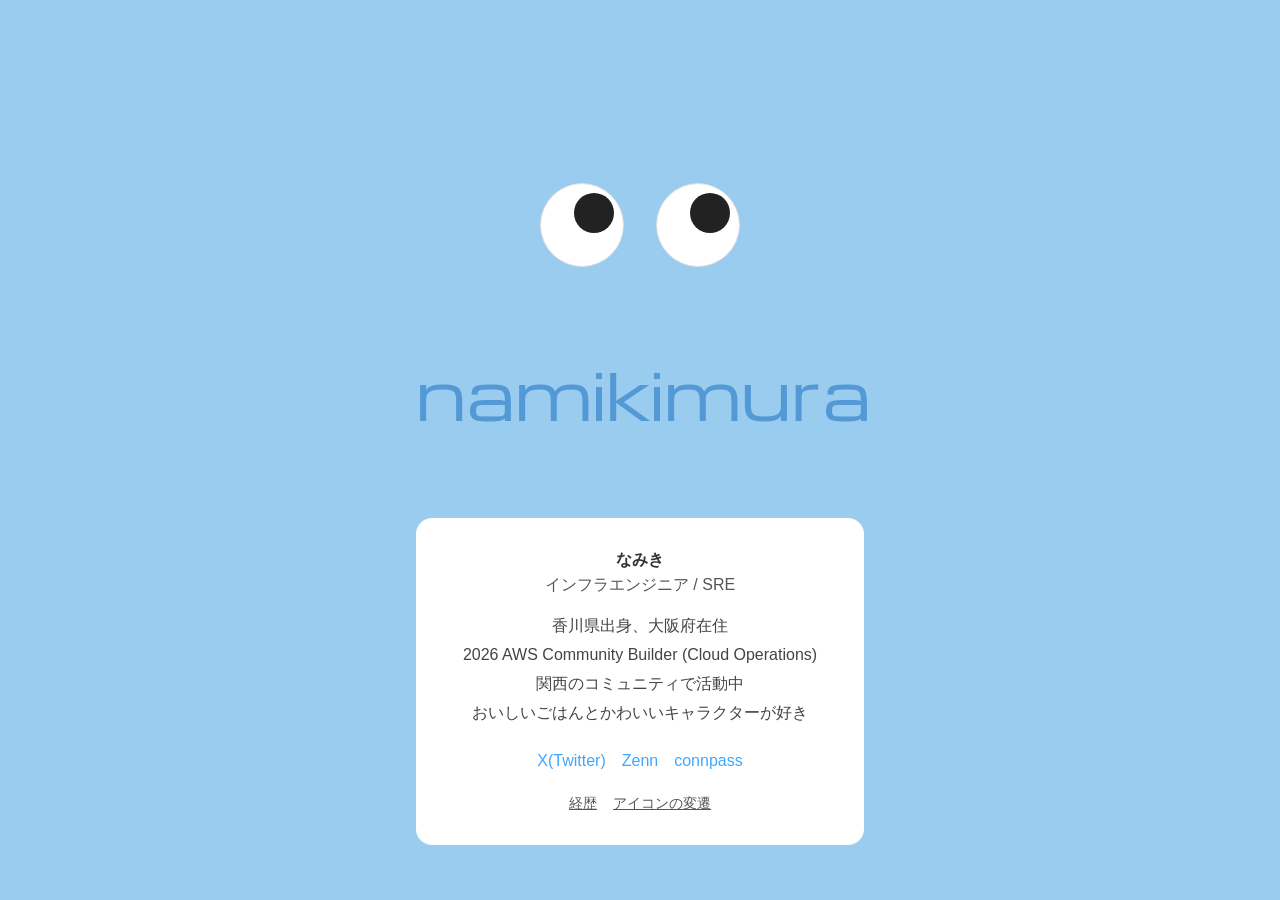
<file: index.html>
<!DOCTYPE html>
<html lang="ja">
<head>
<meta charset="UTF-8">
<meta name="viewport" content="width=device-width, initial-scale=1.0">
<title>namikimura.net</title>
<meta property="og:title" content="namikimura.net">
<meta property="og:type" content="website">
<meta property="og:url" content="https://namikimura.net/">
<meta property="og:image" content="https://namikimura.net/images/icon-paint.jpg">
<meta property="og:description" content="なみきのプロフィールサイト">
<meta name="twitter:card" content="summary">
<link rel="preconnect" href="https://fonts.googleapis.com">
<link rel="preconnect" href="https://fonts.gstatic.com" crossorigin>
<link href="https://fonts.googleapis.com/css2?family=Michroma&display=swap" rel="stylesheet">
<link rel="stylesheet" href="style.css">
</head>
<body>
<main class="profile">
  <div class="hero">
    <div class="eyes">
      <div class="eye"><div class="eye-pupil"></div></div>
      <div class="eye"><div class="eye-pupil"></div></div>
    </div>
    <h1 class="site-title">namikimura</h1>
  </div>
  <div class="card">
    <p class="handle">なみき</p>
    <p class="role">インフラエンジニア / SRE</p>
    <ul class="info">
      <li>香川県出身、大阪府在住</li>
      <li>2026 AWS Community Builder (Cloud Operations)</li>
      <li>関西のコミュニティで活動中</li>
      <li>おいしいごはんとかわいいキャラクターが好き</li>
    </ul>
    <div class="links">
      <a class="x-link" href="https://x.com/sasaki445" target="_blank" rel="noopener noreferrer">X(Twitter)</a>
      <a class="zenn-link" href="https://zenn.dev/namiki64" target="_blank" rel="noopener noreferrer">Zenn</a>
      <a class="connpass-link" href="https://connpass.com/user/sasaki445/" target="_blank" rel="noopener noreferrer">connpass</a>
    </div>
    <div class="content-links">
      <a href="career.html">経歴</a>
      <a href="icon-history.html">アイコンの変遷</a>
    </div>
  </div>
</main>
<script>
  const pupils = document.querySelectorAll(".eye-pupil");
  const eyes = document.querySelectorAll(".eye");
  const maxOffset = 12;

  document.addEventListener("pointermove", (event) => {
    eyes.forEach((eye, i) => {
      const rect = eye.getBoundingClientRect();
      const centerX = rect.left + rect.width / 2;
      const centerY = rect.top + rect.height / 2;
      const angle = Math.atan2(event.clientY - centerY, event.clientX - centerX);
      const x = Math.cos(angle) * maxOffset;
      const y = Math.sin(angle) * maxOffset;
      pupils[i].style.transform = `translate(${x}px, ${y}px)`;
    });
  });

  document.querySelector(".eyes").addEventListener("click", () => {
    pupils.forEach((pupil) => {
      const angle = Math.random() * Math.PI * 2;
      const radius = maxOffset * (0.9 + Math.random() * 0.1);
      const x = Math.cos(angle) * radius;
      const y = Math.sin(angle) * radius;
      pupil.style.transform = `translate(${x}px, ${y}px)`;
    });
  });
</script>
</body>
</html>
</file>
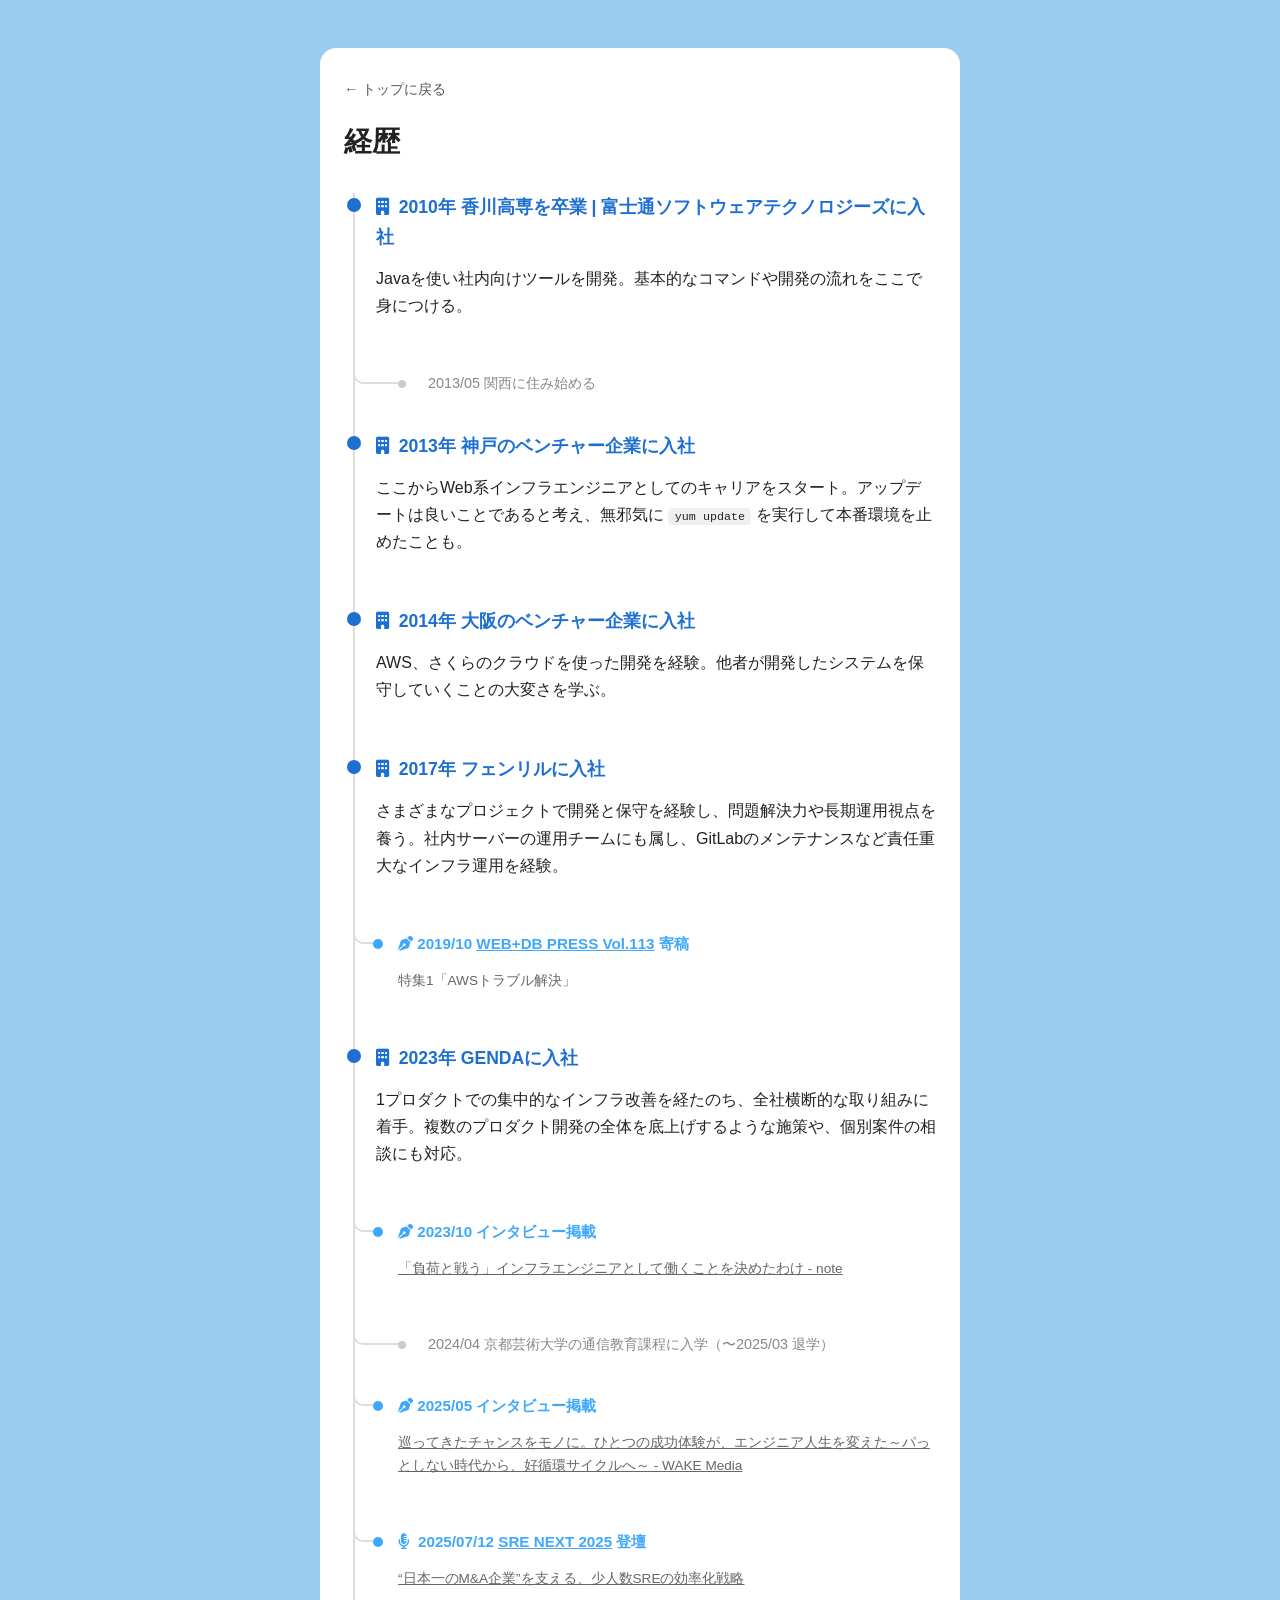
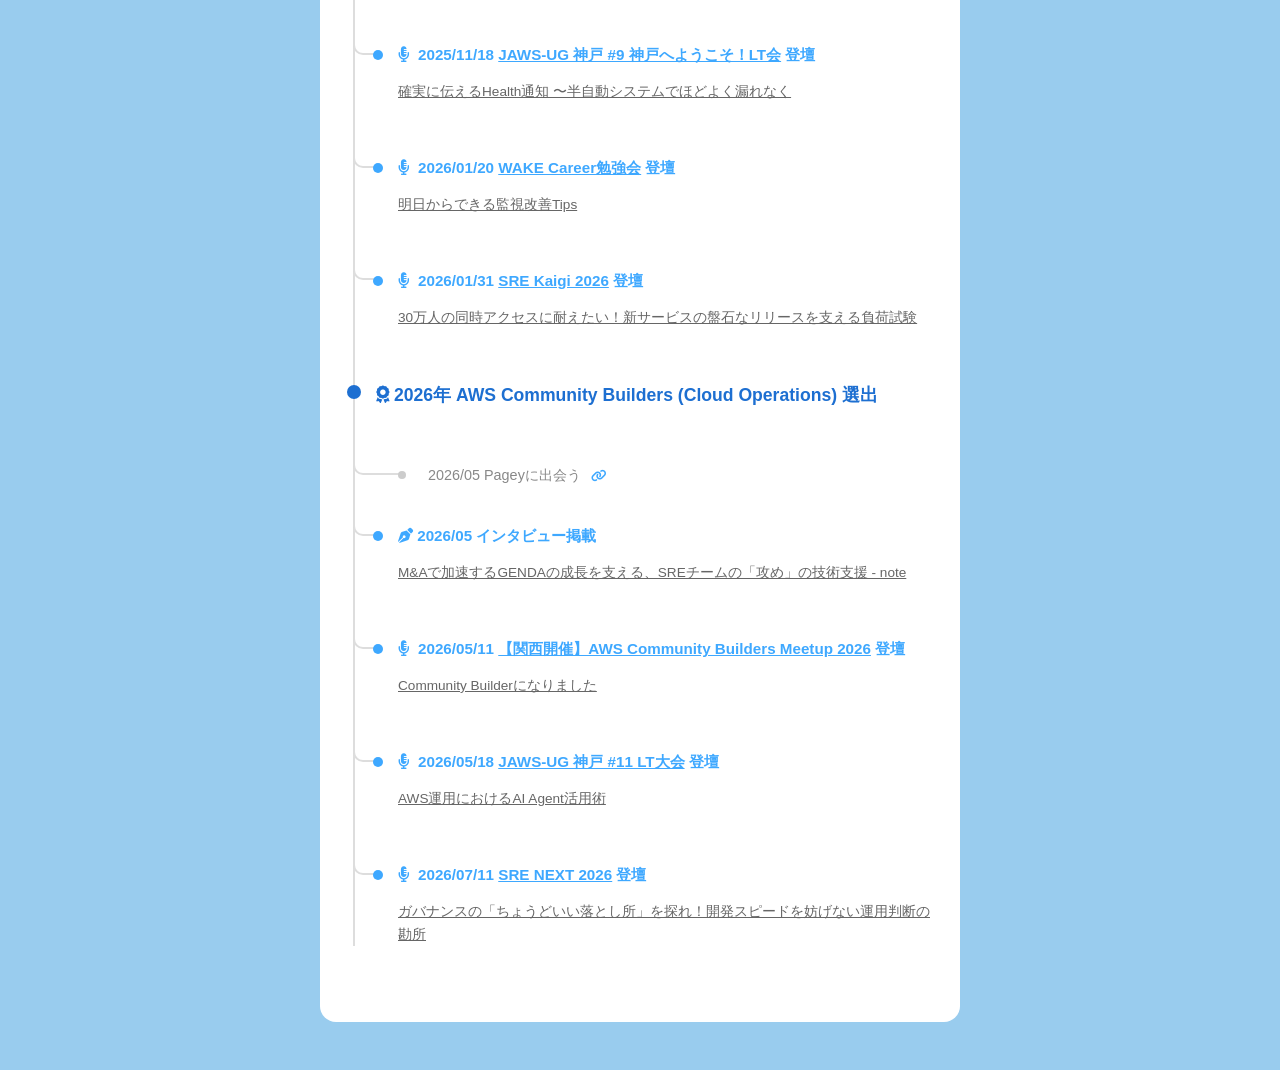
<file: career.html>
<!DOCTYPE html>
<html lang="ja">
<head>
<meta charset="UTF-8">
<meta name="viewport" content="width=device-width, initial-scale=1.0">
<title>経歴 | namikimura.net</title>
<meta property="og:title" content="経歴 | namikimura.net">
<meta property="og:type" content="website">
<meta property="og:url" content="https://namikimura.net/career.html">
<meta property="og:image" content="https://namikimura.net/images/icon-paint.jpg">
<meta property="og:description" content="なみきのプロフィールサイト">
<meta name="twitter:card" content="summary">
<link rel="stylesheet" href="style.css">
<link rel="stylesheet" href="https://cdnjs.cloudflare.com/ajax/libs/font-awesome/6.5.2/css/all.min.css">
</head>
<body>
<main class="page">
  <a class="back-link" href="index.html">← トップに戻る</a>
  <h1>経歴</h1>

  <ol class="timeline">
    <li class="timeline-item timeline-item--job">
      <div class="timeline-body">
        <p class="timeline-title timeline-title--job"><i class="fa-solid fa-building"></i> 2010年 香川高専を卒業 | 富士通ソフトウェアテクノロジーズに入社</p>
        <p>Javaを使い社内向けツールを開発。基本的なコマンドや開発の流れをここで身につける。</p>
      </div>
    </li>

    <li class="timeline-item timeline-item--minor">
      <div class="timeline-body">
        <p class="timeline-title timeline-title--minor">2013/05 関西に住み始める</p>
      </div>
    </li>

    <li class="timeline-item timeline-item--job">
      <div class="timeline-body">
        <p class="timeline-title timeline-title--job"><i class="fa-solid fa-building"></i> 2013年 神戸のベンチャー企業に入社</p>
        <p>ここからWeb系インフラエンジニアとしてのキャリアをスタート。アップデートは良いことであると考え、無邪気に <code>yum update</code> を実行して本番環境を止めたことも。</p>
      </div>
    </li>

    <li class="timeline-item timeline-item--job">
      <div class="timeline-body">
        <p class="timeline-title timeline-title--job"><i class="fa-solid fa-building"></i> 2014年 大阪のベンチャー企業に入社</p>
        <p>AWS、さくらのクラウドを使った開発を経験。他者が開発したシステムを保守していくことの大変さを学ぶ。</p>
      </div>
    </li>

    <li class="timeline-item timeline-item--job">
      <div class="timeline-body">
        <p class="timeline-title timeline-title--job"><i class="fa-solid fa-building"></i> 2017年 フェンリルに入社</p>
        <p>さまざまなプロジェクトで開発と保守を経験し、問題解決力や長期運用視点を養う。社内サーバーの運用チームにも属し、GitLabのメンテナンスなど責任重大なインフラ運用を経験。</p>
      </div>
    </li>

    <li class="timeline-item timeline-item--talk">
      <div class="timeline-body">
        <p class="timeline-title timeline-title--talk"><i class="fa-solid fa-pen-nib"></i> 2019/10 <a href="https://gihyo.jp/magazine/wdpress/archive/2019/vol113" target="_blank" rel="noopener noreferrer">WEB+DB PRESS Vol.113</a> 寄稿</p>
        <p class="talk-subtitle">特集1「AWSトラブル解決」</p>
      </div>
    </li>

    <li class="timeline-item timeline-item--job">
      <div class="timeline-body">
        <p class="timeline-title timeline-title--job"><i class="fa-solid fa-building"></i> 2023年 GENDAに入社</p>
        <p>1プロダクトでの集中的なインフラ改善を経たのち、全社横断的な取り組みに着手。複数のプロダクト開発の全体を底上げするような施策や、個別案件の相談にも対応。</p>
      </div>
    </li>

    <li class="timeline-item timeline-item--talk">
      <div class="timeline-body">
        <p class="timeline-title timeline-title--talk"><i class="fa-solid fa-pen-nib"></i> 2023/10 インタビュー掲載</p>
        <p class="talk-subtitle"><a href="https://note.com/genda_jp/n/nb3a06a03f17b" target="_blank" rel="noopener noreferrer">「負荷と戦う」インフラエンジニアとして働くことを決めたわけ - note</a></p>
      </div>
    </li>

    <li class="timeline-item timeline-item--minor">
      <div class="timeline-body">
        <p class="timeline-title timeline-title--minor">2024/04 京都芸術大学の通信教育課程に入学（〜2025/03 退学）</p>
      </div>
    </li>

    <li class="timeline-item timeline-item--talk">
      <div class="timeline-body">
        <p class="timeline-title timeline-title--talk"><i class="fa-solid fa-pen-nib"></i> 2025/05 インタビュー掲載</p>
        <p class="talk-subtitle"><a href="https://wake-career.jp/media/female-web-engineer-career-interview-kimura-genda" target="_blank" rel="noopener noreferrer">巡ってきたチャンスをモノに。ひとつの成功体験が、エンジニア人生を変えた～パっとしない時代から、好循環サイクルへ～ - WAKE Media</a></p>
      </div>
    </li>

    <li class="timeline-item timeline-item--talk">
      <div class="timeline-body">
        <p class="timeline-title timeline-title--talk"><i class="fa-solid fa-microphone-lines"></i> 2025/07/12 <a href="https://sre-next.dev/2025/" target="_blank" rel="noopener noreferrer">SRE NEXT 2025</a> 登壇</p>
        <p class="talk-subtitle"><a href="https://speakerdeck.com/genda/sre-next-2025" target="_blank" rel="noopener noreferrer">“日本一のM&A企業”を支える、少人数SREの効率化戦略</a></p>
      </div>
    </li>

    <li class="timeline-item timeline-item--talk">
      <div class="timeline-body">
        <p class="timeline-title timeline-title--talk"><i class="fa-solid fa-microphone-lines"></i> 2025/11/18 <a href="https://jawsug-kobe.connpass.com/event/373359/" target="_blank" rel="noopener noreferrer">JAWS-UG 神戸 #9 神戸へようこそ！LT会</a> 登壇</p>
        <p class="talk-subtitle"><a href="https://speakerdeck.com/genda/jaws-ug-kobe-9-lt-kimura" target="_blank" rel="noopener noreferrer">確実に伝えるHealth通知 〜半自動システムでほどよく漏れなく</a></p>
      </div>
    </li>

    <li class="timeline-item timeline-item--talk">
      <div class="timeline-body">
        <p class="timeline-title timeline-title--talk"><i class="fa-solid fa-microphone-lines"></i> 2026/01/20 <a href="https://wake-career.connpass.com/event/379802/" target="_blank" rel="noopener noreferrer">WAKE Career勉強会</a> 登壇</p>
        <p class="talk-subtitle"><a href="https://speakerdeck.com/genda/wake-career-sre-meetup-kimura" target="_blank" rel="noopener noreferrer">明日からできる監視改善Tips</a></p>
      </div>
    </li>

    <li class="timeline-item timeline-item--talk">
      <div class="timeline-body">
        <p class="timeline-title timeline-title--talk"><i class="fa-solid fa-microphone-lines"></i> 2026/01/31 <a href="https://2026.srekaigi.net/" target="_blank" rel="noopener noreferrer">SRE Kaigi 2026</a> 登壇</p>
        <p class="talk-subtitle"><a href="https://speakerdeck.com/genda/sre-kaigi-2026-kimura" target="_blank" rel="noopener noreferrer">30万人の同時アクセスに耐えたい！新サービスの盤石なリリースを支える負荷試験</a></p>
      </div>
    </li>

    <li class="timeline-item timeline-item--job">
      <div class="timeline-body">
        <p class="timeline-title timeline-title--job"><i class="fa-solid fa-award"></i> 2026年 AWS Community Builders (Cloud Operations) 選出</p>
      </div>
    </li>

    <li class="timeline-item timeline-item--minor">
      <div class="timeline-body">
        <p class="timeline-title timeline-title--minor">2026/05 Pageyに出会う <a class="timeline-link-icon" href="https://x.com/srekaigi/status/2055172321586110710" target="_blank" rel="noopener noreferrer"><i class="fa-solid fa-link"></i></a></p>
      </div>
    </li>

    <li class="timeline-item timeline-item--talk">
      <div class="timeline-body">
        <p class="timeline-title timeline-title--talk"><i class="fa-solid fa-pen-nib"></i> 2026/05 インタビュー掲載</p>
        <p class="talk-subtitle"><a href="https://note.com/genda_jp/n/n380f93e3a7ea" target="_blank" rel="noopener noreferrer">M&Aで加速するGENDAの成長を支える、SREチームの「攻め」の技術支援 - note</a></p>
      </div>
    </li>

    <li class="timeline-item timeline-item--talk">
      <div class="timeline-body">
        <p class="timeline-title timeline-title--talk"><i class="fa-solid fa-microphone-lines"></i> 2026/05/11 <a href="https://kansai-cbs.connpass.com/event/390770/" target="_blank" rel="noopener noreferrer">【関西開催】AWS Community Builders Meetup 2026</a> 登壇</p>
        <p class="talk-subtitle"><a href="https://speakerdeck.com/namiki64/aws-community-builders-2026" target="_blank" rel="noopener noreferrer">Community Builderになりました</a></p>
      </div>
    </li>

    <li class="timeline-item timeline-item--talk">
      <div class="timeline-body">
        <p class="timeline-title timeline-title--talk"><i class="fa-solid fa-microphone-lines"></i> 2026/05/18 <a href="https://jawsug-kobe.connpass.com/event/391241/" target="_blank" rel="noopener noreferrer">JAWS-UG 神戸 #11 LT大会</a> 登壇</p>
        <p class="talk-subtitle"><a href="https://speakerdeck.com/genda/jaws-ug-kobe-11-lt-kimura" target="_blank" rel="noopener noreferrer">AWS運用におけるAI Agent活用術</a></p>
      </div>
    </li>

    <li class="timeline-item timeline-item--talk">
      <div class="timeline-body">
        <p class="timeline-title timeline-title--talk"><i class="fa-solid fa-microphone-lines"></i> 2026/07/11 <a href="https://sre-next.dev/2026/" target="_blank" rel="noopener noreferrer">SRE NEXT 2026</a> 登壇</p>
        <p class="talk-subtitle"><a href="https://speakerdeck.com/genda/sre-next-2026-kimura" target="_blank" rel="noopener noreferrer">ガバナンスの「ちょうどいい落とし所」を探れ！開発スピードを妨げない運用判断の勘所</a></p>
      </div>
    </li>
  </ol>
</main>
</body>
</html>
</file>
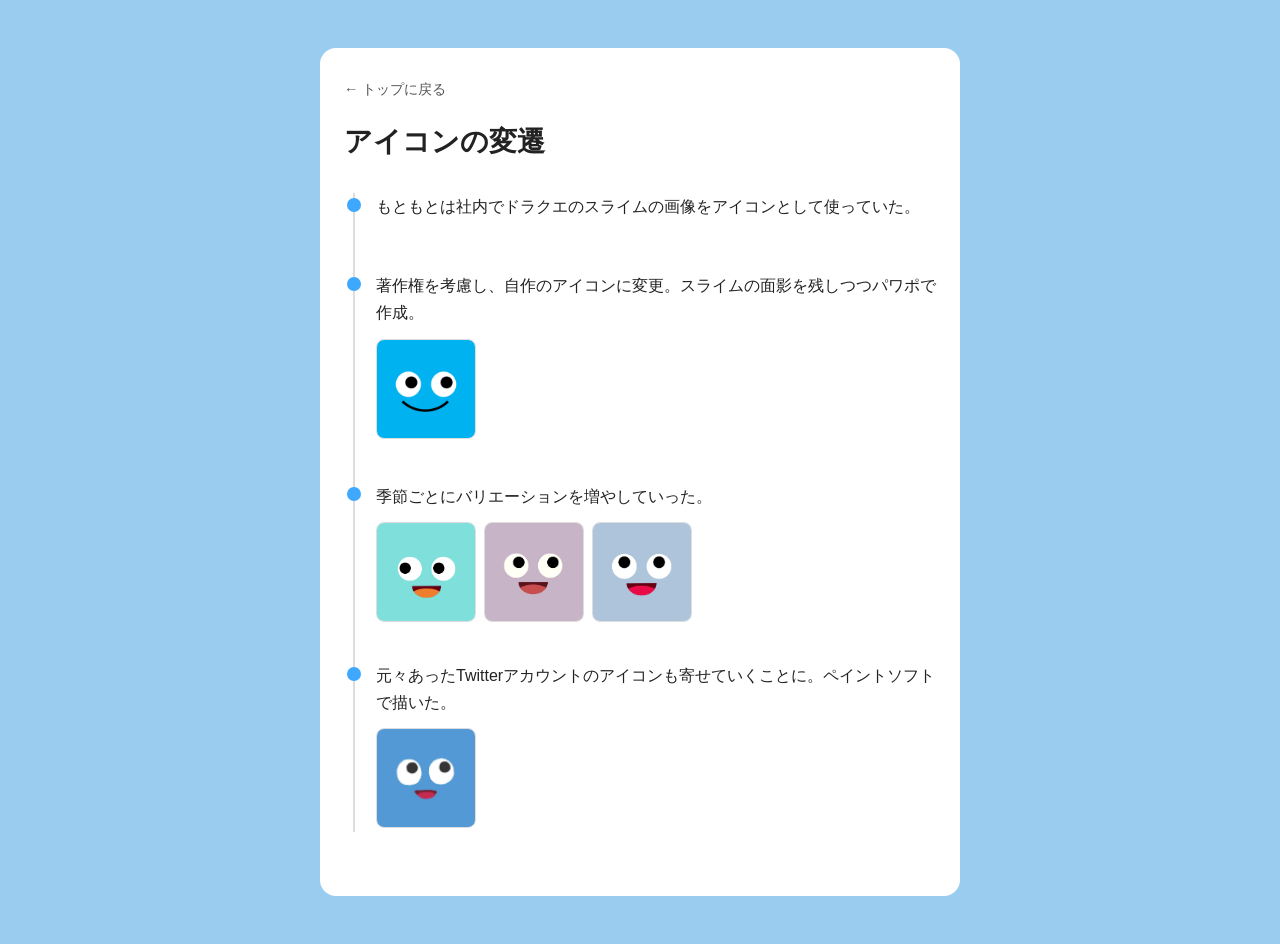
<file: icon-history.html>
<!DOCTYPE html>
<html lang="ja">
<head>
<meta charset="UTF-8">
<meta name="viewport" content="width=device-width, initial-scale=1.0">
<title>アイコンの変遷 | namikimura.net</title>
<meta property="og:title" content="アイコンの変遷 | namikimura.net">
<meta property="og:type" content="website">
<meta property="og:url" content="https://namikimura.net/icon-history.html">
<meta property="og:image" content="https://namikimura.net/images/icon-paint.jpg">
<meta property="og:description" content="なみきのプロフィールサイト">
<meta name="twitter:card" content="summary">
<link rel="stylesheet" href="style.css">
</head>
<body>
<main class="page">
  <a class="back-link" href="index.html">← トップに戻る</a>
  <h1>アイコンの変遷</h1>

  <ol class="timeline timeline--tight">
    <li class="timeline-item">
      <div class="timeline-body">
        <p>もともとは社内でドラクエのスライムの画像をアイコンとして使っていた。</p>
      </div>
    </li>

    <li class="timeline-item">
      <div class="timeline-body">
        <p>著作権を考慮し、自作のアイコンに変更。スライムの面影を残しつつパワポで作成。</p>
        <img class="timeline-image" src="images/icon-origin.png" alt="パワポで描いたスライム風アイコン">
      </div>
    </li>

    <li class="timeline-item">
      <div class="timeline-body">
        <p>季節ごとにバリエーションを増やしていった。</p>
        <div class="timeline-image-group">
          <img class="timeline-image" src="images/icon-origin-summer.png" alt="夏バージョンのアイコン">
          <img class="timeline-image" src="images/icon-origin-fall.png" alt="秋バージョンのアイコン">
          <img class="timeline-image" src="images/icon-origin-winter.png" alt="冬バージョンのアイコン">
        </div>
      </div>
    </li>

    <li class="timeline-item">
      <div class="timeline-body">
        <p>元々あったTwitterアカウントのアイコンも寄せていくことに。ペイントソフトで描いた。</p>
        <img class="timeline-image" src="images/icon-paint.jpg" alt="ペイントソフトで描いたアイコン">
      </div>
    </li>
  </ol>
</main>
</body>
</html>
</file>
<file: style.css>
* {
  box-sizing: border-box;
}

html {
  overflow-x: hidden;
}

body {
  margin: 0;
  display: flex;
  justify-content: center;
  align-items: center;
  min-height: 100vh;
  padding: 1rem;
  font-family: -apple-system, BlinkMacSystemFont, "Segoe UI", "Hiragino Sans", sans-serif;
  background-color: #99CCEE;
  color: #222;
  overflow-x: hidden;
}

.profile {
  position: relative;
  width: 100%;
  max-width: 480px;
  text-align: center;
  padding: 2rem 1rem;
}

.profile .card {
  background-color: #fff;
  border-radius: 16px;
  padding: 2rem;
}

.profile .hero {
  position: relative;
}

.profile h1.site-title {
  margin: 5rem 0 5rem;
  font-family: "Michroma", sans-serif;
  font-size: clamp(1.75rem, 10vw, 4rem);
  font-weight: 400;
  color: #5399D5;
}

.profile .handle {
  margin: 0 0 0.25rem;
  font-weight: 700;
  color: #333;
}

.profile .role {
  margin: 0 0 1rem;
  color: #555;
}

.profile .eyes {
  position: relative;
  display: flex;
  gap: 2rem;
  justify-content: center;
  margin-top: 8rem;
}

.profile .eye {
  position: relative;
  z-index: 1;
  width: 84px;
  height: 84px;
  border-radius: 50%;
  background-color: #fff;
  border: 1px solid #ddd;
}

.profile .eye-pupil {
  position: absolute;
  top: 50%;
  left: 50%;
  width: 40px;
  height: 40px;
  margin: -20px 0 0 -20px;
  border-radius: 50%;
  background-color: #222;
  transform: translate(12px, -12px);
  transition: transform 0.05s linear;
}

.profile .info {
  list-style: none;
  margin: 0 0 1.5rem;
  padding: 0;
  color: #444;
  line-height: 1.8;
}

.profile .links {
  display: flex;
  gap: 1rem;
  justify-content: center;
}

.profile .x-link,
.profile .zenn-link,
.profile .connpass-link {
  text-decoration: none;
  font-weight: 500;
}

.profile .x-link,
.profile .zenn-link,
.profile .connpass-link {
  color: #3ea8ff;
}

.profile .x-link:hover,
.profile .zenn-link:hover,
.profile .connpass-link:hover {
  text-decoration: underline;
}

.profile .content-links {
  margin-top: 1.5rem;
  display: flex;
  gap: 1rem;
  justify-content: center;
}

.profile .content-links a {
  color: #555;
  font-size: 0.9rem;
}

/* 下層ページ */

.page {
  width: 100%;
  max-width: 640px;
  margin: 2rem auto;
  padding: 2rem 1.5rem 4rem;
  font-family: -apple-system, BlinkMacSystemFont, "Segoe UI", "Hiragino Sans", sans-serif;
  color: #222;
  background-color: #fff;
  border-radius: 16px;
}

.page .back-link {
  display: inline-block;
  margin-bottom: 1.5rem;
  color: #555;
  text-decoration: none;
  font-size: 0.9rem;
}

.page .back-link:hover {
  text-decoration: underline;
}

.page h1 {
  margin: 0 0 2rem;
  font-size: 1.75rem;
  font-weight: 600;
}

.timeline {
  list-style: none;
  margin: 0;
  padding: 0;
  position: relative;
}

.timeline::before {
  content: "";
  position: absolute;
  left: 9px;
  top: 0;
  bottom: 0;
  width: 2px;
  background-color: #ddd;
}

.timeline-item {
  position: relative;
  padding: 0 0 2.5rem 84px;
}

.timeline-item::before {
  content: "";
  position: absolute;
  left: 3px;
  top: 0.3rem;
  width: 14px;
  height: 14px;
  border-radius: 50%;
  background-color: #3ea8ff;
  z-index: 1;
}

.timeline-item:last-child {
  padding-bottom: 0;
}

.timeline-item--job,
.timeline--tight .timeline-item {
  padding-left: 32px;
}

.timeline-item--talk {
  padding-left: 54px;
}

.timeline-item--talk::after,
.timeline-item--minor::after {
  content: "";
  position: absolute;
  top: -0.2rem;
  left: 9px;
  height: 14px;
  border-left: 2px solid #ddd;
  border-bottom: 2px solid #ddd;
  border-bottom-left-radius: 10px;
}

.timeline-item--talk::after {
  width: 24px;
}

.timeline-item--minor::after {
  width: 48px;
}

.timeline-body p {
  margin: 0 0 0.75rem;
  line-height: 1.7;
}

.timeline-title {
  font-weight: 600;
  color: #3ea8ff;
}

.timeline-item--job::before {
  background-color: #1d6fd1;
}

.timeline-title--job {
  font-size: 1.1rem;
  font-weight: 700;
  color: #1d6fd1;
}

.timeline-title--job .fa-building {
  margin-right: 0.3rem;
}

.timeline-item--talk::before {
  width: 10px;
  height: 10px;
  left: 29px;
  top: 0.5rem;
  background-color: #3ea8ff;
}

.timeline-title--talk {
  font-weight: 600;
  font-size: 0.95rem;
  color: #3ea8ff;
}

.timeline-title--talk a {
  color: inherit;
}

.timeline-title--talk .fa-microphone-lines {
  margin-right: 0.3rem;
}

.timeline-item--minor::before {
  width: 8px;
  height: 8px;
  left: 54px;
  top: 0.55rem;
  background-color: #ccc;
}

.timeline-item--minor {
  padding-bottom: 1.5rem;
}

.timeline-title--minor {
  font-weight: 500;
  font-size: 0.9rem;
  color: #888;
}

.timeline-title--minor a {
  color: #3ea8ff;
}

.timeline-link-icon {
  margin-left: 0.4rem;
  font-size: 0.85em;
}

.talk-subtitle {
  margin: 0.3rem 0 0;
  font-size: 0.85rem;
  color: #666;
}

.talk-subtitle a {
  color: inherit;
}

.timeline-body code {
  background-color: #f0f0f0;
  padding: 0.1rem 0.4rem;
  border-radius: 4px;
  font-size: 0.9em;
}

.timeline-image {
  width: 100px;
  height: 100px;
  object-fit: contain;
  border: 1px solid #ddd;
  border-radius: 8px;
  background-color: #fff;
}

.timeline-image-group {
  display: flex;
  gap: 0.5rem;
}

.timeline-image-group .timeline-image {
  flex: 1 1 0;
  min-width: 0;
  width: auto;
  height: auto;
  max-width: 100px;
  aspect-ratio: 1 / 1;
}
</file>
